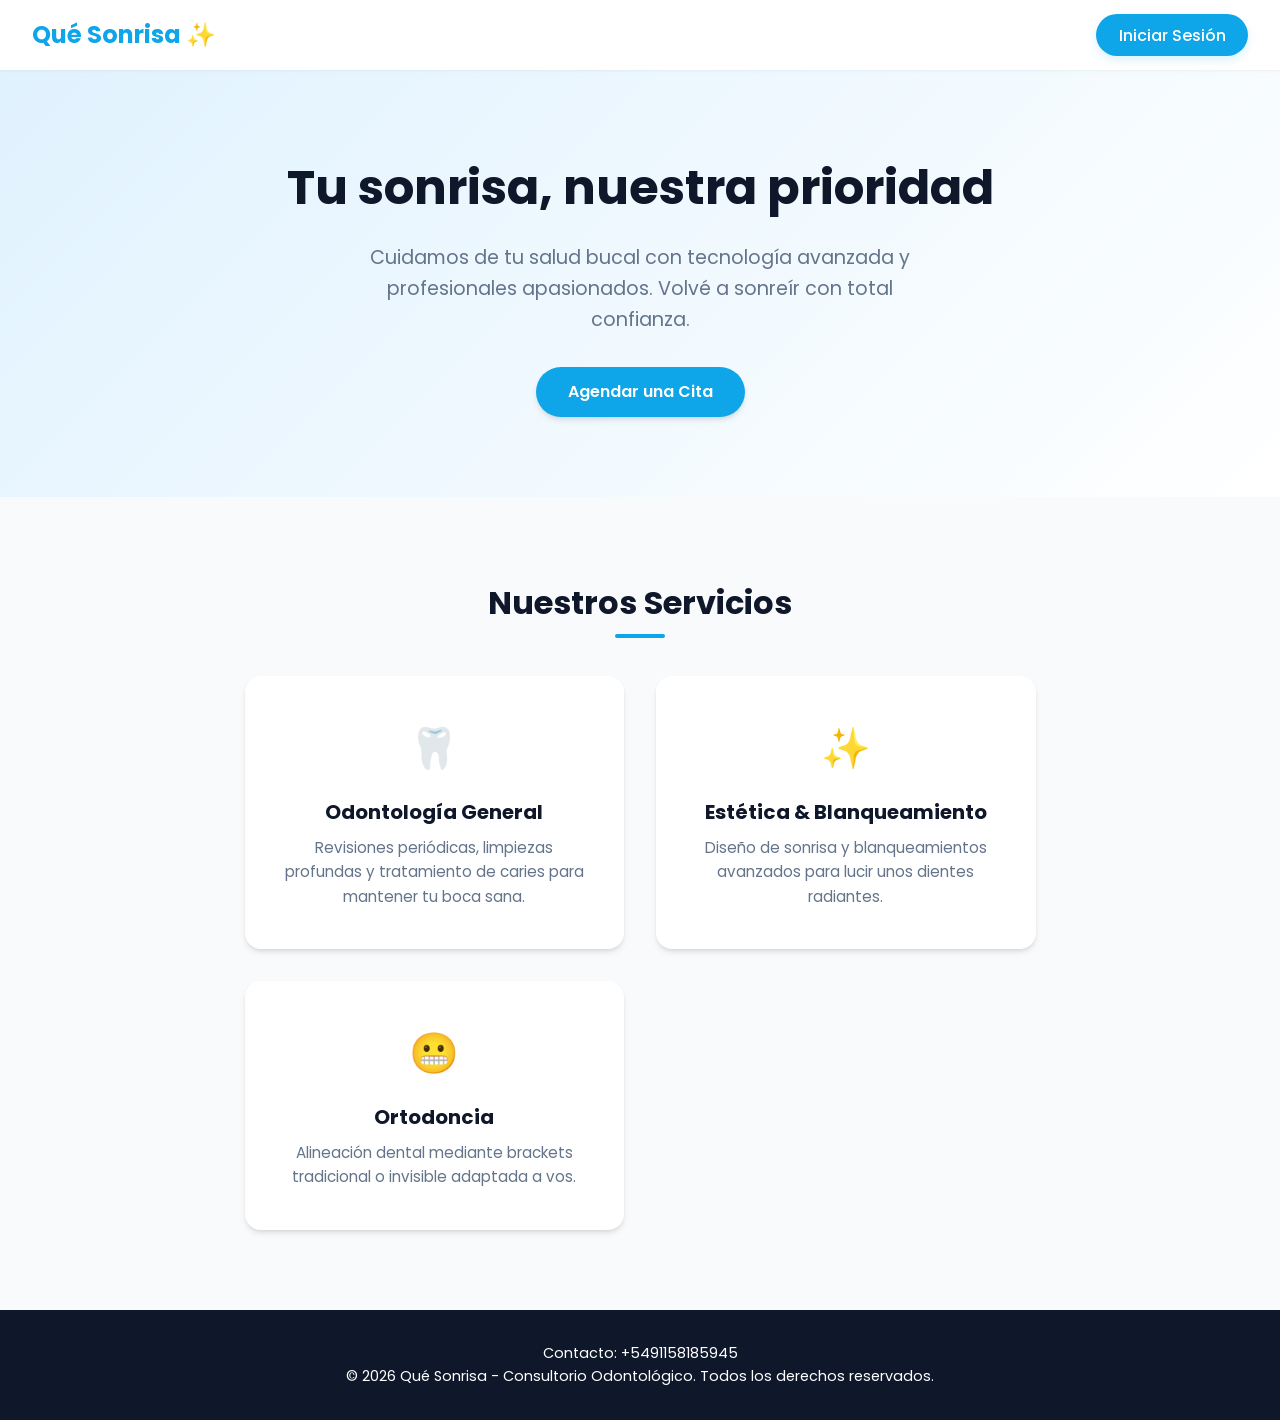
<file: index.html>
<!DOCTYPE html>
<html lang="es">
<head>
    <meta charset="UTF-8">
    <meta name="viewport" content="width=device-width, initial-scale=1.0">
    <title>Qué Sonrisa - Consultorio Odontológico</title>
    <link href="https://fonts.googleapis.com/css2?family=Poppins:wght@300;400;500;600;700&display=swap" rel="stylesheet">
    <link rel="stylesheet" href="estilos.css">
    <link rel="shortcut icon" href="pngtree-cartoon-tooth-with-a-smile-sticker-design-png-image_19221523.png" type="image/x-icon">
</head>
<body>

    <header>
        <a href="index.html" class="logo">Qué Sonrisa ✨</a>
        <nav>
    
            <a href="login.html" class="btn-nav">Iniciar Sesión</a>
        </nav>
    </header>

    <section class="hero">
        <h1>Tu sonrisa, nuestra prioridad</h1>
        <p>Cuidamos de tu salud bucal con tecnología avanzada y profesionales apasionados. Volvé a sonreír con total confianza.</p>
        <a href="login.html" class="btn-primary">Agendar una Cita</a>
    </section>

    <section class="services">
        <h2 class="section-title">Nuestros Servicios</h2>
        <div class="grid-services">
            <div class="card">
                <div class="card-icon">🦷</div>
                <h3>Odontología General</h3>
                <p>Revisiones periódicas, limpiezas profundas y tratamiento de caries para mantener tu boca sana.</p>
            </div>
            <div class="card">
                <div class="card-icon">✨</div>
                <h3>Estética & Blanqueamiento</h3>
                <p>Diseño de sonrisa y blanqueamientos avanzados para lucir unos dientes radiantes.</p>
            </div>
            <div class="card">
                <div class="card-icon">😬</div>
                <h3>Ortodoncia</h3>
                <p>Alineación dental mediante brackets tradicional o invisible adaptada a vos.</p>
            </div>
        </div>
    </section>

    <footer>
        <p>Contacto: +5491158185945</p>
        <p>&copy; 2026 Qué Sonrisa - Consultorio Odontológico. Todos los derechos reservados.</p>
    </footer>

</body>
</html>
</file>
<file: estilos.css>
/* ==========================================================================
   1. VARIABLES Y CONFIGURACIÓN GENERAL
   ========================================================================== */
:root {
    --primary: #0ea5e9;         /* Azul brillante (identidad del consultorio) */
    --primary-hover: #0284c7;   /* Azul más oscuro para los botones al pasar el cursor */
    --dark: #0f172a;            /* Gris casi negro para textos principales */
    --light: #f8fafc;           /* Fondo general claro */
    --gray: #64748b;            /* Gris neutro para textos secundarios y descripciones */
    --border: #e2e8f0;          /* Color suave para los bordes de inputs */
    --shadow: 0 4px 6px -1px rgb(0 0 0 / 0.1), 0 2px 4px -2px rgb(0 0 0 / 0.1);
}

* {
    margin: 0;
    padding: 0;
    box-sizing: border-box;
    font-family: 'Poppins', sans-serif;
}

body {
    background-color: var(--light);
    color: var(--dark);
    line-height: 1.6;
    display: flex;
    flex-direction: column;
    min-height: 100vh;
}

main {
    flex: 1;
}

/* ==========================================================================
   2. BARRA DE NAVEGACIÓN (HEADER)
   ========================================================================== */
header {
    background: #ffffff;
    padding: 1rem 2rem;
    position: sticky; /* Fijo en computadoras */
    top: 0;
    z-index: 100;
    box-shadow: 0 1px 3px 0 rgb(0 0 0 / 0.05);
    display: flex;
    justify-content: space-between;
    align-items: center;
}

.logo {
    font-size: 1.5rem;
    font-weight: 700;
    color: var(--primary);
    text-decoration: none;
}

nav a {
    text-decoration: none;
    color: var(--gray);
    margin-left: 1.5rem;
    font-weight: 500;
    transition: color 0.2s;
}

nav a:hover, nav a.active {
    color: var(--primary);
}

/* ==========================================================================
   3. SECCIÓN HERO (BIENVENIDA)
   ========================================================================== */
.hero {
    background: linear-gradient(135deg, #e0f2fe 0%, #ffffff 100%);
    padding: 5rem 2rem;
    text-align: center;
}

.hero h1 {
    font-size: 3rem;
    font-weight: 700;
    margin-bottom: 1rem;
    color: var(--dark);
}

.hero p {
    font-size: 1.2rem;
    color: var(--gray);
    max-width: 600px;
    margin: 0 auto 2rem auto;
}

.btn-primary {
    background-color: var(--primary);
    color: #ffffff;
    padding: 0.75rem 2rem;
    border-radius: 50px;
    text-decoration: none;
    font-weight: 600;
    box-shadow: var(--shadow);
    transition: background-color 0.2s;
    display: inline-block;
}

.btn-primary:hover {
    background-color: var(--primary-hover);
}

/* ==========================================================================
   4. SECCIÓN SERVICIOS (TARJETAS)
   ========================================================================== */
.services {
    padding: 5rem 2rem;
    max-width: 1200px;
    margin: 0 auto;
}

.section-title {
    text-align: center;
    font-size: 2rem;
    margin-bottom: 3rem;
    position: relative;
}

.section-title::after {
    content: '';
    width: 50px;
    height: 4px;
    background-color: var(--primary);
    position: absolute;
    bottom: -10px;
    left: 50%;
    transform: translateX(-50%);
    border-radius: 2px;
}

.grid-services {
    display: grid;
    grid-template-columns: repeat(auto-fit, minmax(280px, 1fr));
    gap: 2rem;
}

.card {
    background: #ffffff;
    padding: 2.5rem 2rem;
    border-radius: 16px;
    box-shadow: var(--shadow);
    text-align: center;
    transition: transform 0.2s;
}

.card:hover {
    transform: translateY(-5px);
}

.card-icon {
    font-size: 2.5rem;
    margin-bottom: 1rem;
}

.card h3 {
    margin-bottom: 0.5rem;
    font-size: 1.25rem;
}

.card p {
    color: var(--gray);
    font-size: 0.95rem;
}

/* ==========================================================================
   5. SECCIÓN RESERVAS (CONTAINER Y FORMULARIO)
   ========================================================================== */
.booking-section {
    background-color: #ffffff;
    padding: 5rem 2rem;
    border-top: 1px solid var(--border);
}

.turno-container {
    max-width: 650px;
    margin: 0 auto;
    background: var(--light);
    padding: 2.5rem;
    border-radius: 20px;
    box-shadow: var(--shadow);
}

.turno-container h2 {
    margin-bottom: 0.5rem;
    font-size: 1.75rem;
}

.turno-container p {
    color: var(--gray);
    margin-bottom: 2rem;
    font-size: 0.95rem;
}

.form-group {
    margin-bottom: 1.5rem;
}

.form-row {
    display: grid;
    grid-template-columns: 1fr 1fr;
    gap: 1rem;
}

label {
    display: block;
    margin-bottom: 0.5rem;
    font-weight: 500;
    font-size: 0.9rem;
}

input[type="date"], select, textarea {
    width: 100%;
    padding: 0.75rem 1rem;
    border: 1px solid var(--border);
    border-radius: 10px;
    font-size: 1rem;
    background-color: #ffffff;
    outline: none;
    transition: border-color 0.2s;
}

input:focus, select:focus, textarea:focus {
    border-color: var(--primary);
}

textarea {
    resize: vertical;
}

.form-help {
    display: block;
    font-size: 0.8rem;
    color: var(--gray);
    margin-top: 0.25rem;
}

.btn-submit {
    width: 100%;
    background-color: var(--primary);
    color: #ffffff;
    border: none;
    padding: 0.85rem;
    border-radius: 10px;
    font-size: 1rem;
    font-weight: 600;
    cursor: pointer;
    transition: background-color 0.2s;
    margin-top: 1rem;
}

.btn-submit:hover {
    background-color: var(--primary-hover);
}

/* ==========================================================================
   6. FOOTER Y RESPONSIVE (PANTALLAS CHICAS) - OPTIMIZADO GLOBAL
   ========================================================================== */
footer {
    background-color: var(--dark);
    color: #ffffff;
    text-align: center;
    padding: 2rem;
    font-size: 0.9rem;
    margin-top: auto;
}

/* --- TABLETS Y MÓVILES GRANDES (Menos de 768px) --- */
@media (max-width: 768px) {
    header {
        position: static; /* El header deja de ser fijo en móviles */
        flex-direction: column;
        gap: 1rem;
        padding: 1.5rem;
        text-align: center;
    }

    nav {
        display: flex;
        flex-wrap: wrap;
        justify-content: center;
        gap: 1rem;
    }

    nav a {
        margin-left: 0;
    }

    .hero {
        padding: 3.5rem 1.5rem;
    }

    .hero h1 {
        font-size: 2.4rem;
    }

    .hero p {
        font-size: 1.1rem;
    }

    .booking-section, .services, .auth-section {
        padding: 2.5rem 1rem;
    }

    .turno-container {
        padding: 1.75rem;
    }

    .auth-container {
        padding: 2rem 1.5rem;
    }

    .card-turno {
        margin: 10px 0;
        padding: 20px;
    }
}

/* --- MÓVILES CHICOS (Menos de 480px) --- */
@media (max-width: 480px) {
    .hero h1 {
        font-size: 1.9rem;
    }

    .section-title {
        font-size: 1.6rem;
    }

    .form-row {
        grid-template-columns: 1fr;
        gap: 1rem;
    }
    
    .auth-tabs {
        flex-direction: column;
    }
}

/* ==========================================================================
   7. ESTILOS ADICIONALES PARA LOGIN Y REGISTRO (RENOVADO Y CALIBRADO)
   ========================================================================== */
.auth-section {
    padding: 3rem 1.5rem;
    display: flex;
    justify-content: center;
    align-items: center;
    background: linear-gradient(135deg, #f0fdf4 0%, #f8fafc 100%);
}

.auth-container {
    background: #ffffff;
    width: 100%;
    max-width: 420px;
    padding: 2.5rem 2rem;
    border-radius: 24px;
    border: 1px solid var(--border);
    box-shadow: 0 10px 25px -5px rgba(0, 0, 0, 0.05), 0 8px 10px -6px rgba(0, 0, 0, 0.05);
    height: auto;
}

.auth-tabs {
    display: flex;
    margin-bottom: 2rem;
    border-bottom: 2px solid #f1f5f9;
}

#tlogin {
    text-align: center;
    margin-top: 20px;
    font-size: 1.5rem;
    color: var(--primary);
}

.tab {
    flex: 1;
    background: none;
    border: none;
    padding: 0.8rem;
    font-size: 1.05rem;
    font-weight: 600;
    cursor: pointer;
    color: var(--gray);
    transition: all 0.2s ease;
}

.tab.active {
    color: var(--primary);
    border-bottom: 2px solid var(--primary);
    margin-bottom: -2px;
}

.auth-form .form-group {
    margin-bottom: 1.2rem;
    display: flex;
    flex-direction: column;
}

.auth-form label {
    margin-bottom: 0.4rem;
    color: var(--dark);
    font-size: 0.9rem;
    font-weight: 500;
}

.auth-form input[type="email"],
.auth-form input[type="password"],
.auth-form input[type="text"],
.auth-form input[type="tel"] {
    width: 100%;
    padding: 0.75rem 1rem;
    border: 1px solid #cbd5e1;
    border-radius: 12px;
    font-size: 0.95rem;
    background-color: #ffffff;
    outline: none;
    transition: all 0.2s ease;
}

.auth-form input:focus {
    border-color: var(--primary);
    box-shadow: 0 0 0 4px rgba(14, 165, 233, 0.15);
}

.auth-form .btn-submit {
    width: 100%;
    background-color: var(--primary);
    color: #ffffff;
    border: none;
    padding: 0.9rem;
    border-radius: 12px;
    font-size: 1rem;
    font-weight: 600;
    cursor: pointer;
    transition: background-color 0.2s ease, transform 0.1s ease;
    margin-top: 0.5rem;
    box-shadow: 0 4px 12px rgba(14, 165, 233, 0.2);
}

.auth-form .btn-submit:hover {
    background-color: var(--primary-hover);
}

.auth-form .btn-submit:active {
    transform: scale(0.98);
}

.auth-form.hidden, .hidden {
    display: none !important;
}

.btn-nav {
    background-color: var(--primary);
    color: #ffffff !important;
    padding: 0.6rem 1.4rem;
    border-radius: 50px;
    box-shadow: 0 4px 10px rgba(14, 165, 233, 0.15);
}

.btn-nav:hover {
    background-color: var(--primary-hover);
}

.btn-logout {
    color: #ef4444 !important;
}

.user-nav {
    color: var(--dark);
    font-weight: 600;
    font-size: 0.95rem;
}

#messageBox {
    padding: 0.85rem 1.2rem;
    border-radius: 12px;
    margin-bottom: 1.5rem;
    font-size: 0.95rem;
    text-align: center;
    font-weight: 500;
}

#messageBox.success {
    background-color: #dcfce7;
    color: #15803d;
}

#messageBox.error {
    background-color: #fee2e2;
    color: #b91c1c;
}

/* ==========================================================================
   8. CARD DE TURNOS Y GRILLA
   ========================================================================== */
.grid-turnos {
  display: grid;
  grid-template-columns: repeat(auto-fill, minmax(280px, 1fr));
  gap: 20px;
  padding: 20px 0;
}

.card-turno {
  background-color: #ffffff;
  border-left: 5px solid #007bff;
  border-radius: 8px;
  box-shadow: 0 4px 6px rgba(0, 0, 0, 0.1);
  padding: 40px;
  transition: transform 0.2s;
  margin: 25px;
}

.card-turno:hover {
  transform: translateY(-5px);
}

.card-turno h3 {
  margin: 0 0 10px 0;
  color: #333;
}

.card-turno p {
  margin: 5px 0;
  color: #666;
  font-size: 0.95rem;
}

.card-turno .fecha-turno {
  font-weight: bold;
  color: #007bff;
}
</file>
